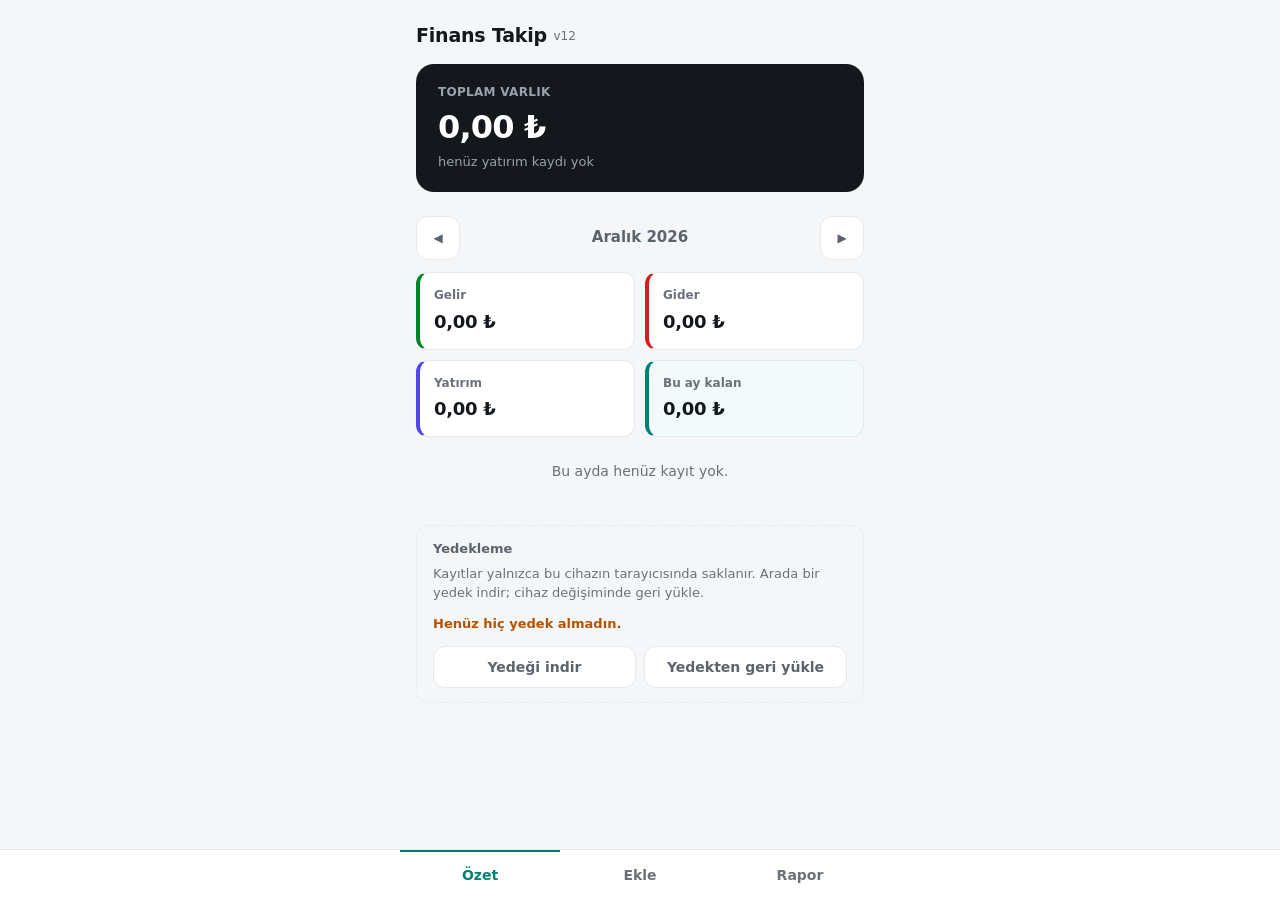
<file: index.html>
<!doctype html>
<html lang="tr">
<head>
  <meta charset="utf-8">
  <meta name="viewport" content="width=device-width, initial-scale=1">
  <title>Finans Takip</title>

  <!-- theme-color: telefonda üstteki durum çubuğunun rengi.
       style.css'teki --vurgu ile aynı olmalı. -->
  <meta name="theme-color" content="#007f73">

  <!-- Uygulamanın kimlik kartı: adı, ikonu, nasıl açılacağı.
       Telefonun "ana ekrana ekle" seçeneğini sunması bu dosyaya bağlı. -->
  <link rel="manifest" href="manifest.json">

  <!-- iPhone manifest'teki ikonu kullanmıyor, ayrıca bunu istiyor. -->
  <link rel="apple-touch-icon" href="icons/icon-180.png">
  <meta name="apple-mobile-web-app-capable" content="yes">
  <meta name="apple-mobile-web-app-title" content="Finans">
  <meta name="apple-mobile-web-app-status-bar-style" content="default">

  <link rel="stylesheet" href="style.css">
</head>
<body>

  <header class="ust-bar">
    <h1>Finans Takip <span id="surum-satiri" class="surum-satiri"></span></h1>
  </header>

  <main>

    <!-- Bildirim SEKMELERİN DIŞINDA duruyor: Rapor sekmesindeyken de
         "kaydedildi" mesajı görünebilsin. Sekme gizleme sadece .sayfa
         bölümlerini kapsıyor, bu satırı etkilemiyor. -->
    <!-- role="status" + aria-live="polite": ekran okuyucu bu satır
         değiştiğinde metni KENDİLİĞİNDEN okur. Olmasaydı görme engelli bir
         kullanıcı "Kaydedildi ✓" mesajını hiç duymazdı — kaydın olup
         olmadığını anlamanın yolu kalmazdı. "polite" = sözünü kesme, o an
         okuduğunu bitirsin. aria-atomic: cümleyi parça parça değil bütün oku. -->
    <p id="bildirim" class="bildirim gizli" role="status" aria-live="polite" aria-atomic="true"></p>

    <!-- ======================= ÖZET SEKMESİ ======================= -->
    <section id="sayfa-ozet" class="sayfa" role="tabpanel" aria-labelledby="sekme-ozet">

      <!-- Zamanı gelen yinelenen işlemler. Özet'in EN ÜSTÜNDE duruyor:
           uygulamayı açtığında ilk göreceğin şey "şunları onaylar mısın?"
           olsun. Bekleyen yoksa app.js bu bölümü tümden gizliyor.

           Modal (ekranı kaplayan pencere) DEĞİL, panel: modal kapatılana
           kadar başka hiçbir şeye dokunulamaz, odak tuzağı yazmak gerekir
           ve telefonda geri tuşuyla kavga eder. Panel ise kenara çekilip
           işine bakabileceğin bir hatırlatma. -->
      <section id="tekrar-kutusu" class="tekrar-kutusu gizli">
        <h2 class="tekrar-baslik">Zamanı gelenler</h2>
        <p class="tekrar-aciklama">
          Bu kayıtların zamanı geldi. Gerçekleşenleri ekle, olmayanları atla.
        </p>
        <!-- Satırlar app.js tarafından üretiliyor. -->
        <ul id="tekrar-listesi" class="tekrar-listesi"></ul>
        <div class="tekrar-toplu">
          <button type="button" id="tekrar-hepsi-ekle" class="tekrar-toplu-dugme">Hepsini ekle</button>
          <button type="button" id="tekrar-hepsi-atla" class="tekrar-toplu-dugme">Hepsini atla</button>
        </div>
      </section>

      <!-- Tüm zamanların toplamı. Ay seçiminden bağımsız. -->
      <div class="varlik">
        <span class="varlik-etiket">Toplam varlık</span>
        <strong id="varlik-tutar" class="varlik-tutar">0,00 ₺</strong>
        <span id="varlik-alt" class="varlik-alt"></span>
      </div>

      <!-- Ay gezinme çubuğu. aria-label: düğmenin içinde sadece bir ok
           işareti var, ekran okuyucu "◀" diye okuyamaz — ona ne işe
           yaradığını bu etiketle söylüyoruz. -->
      <div class="ay-cubugu">
        <button type="button" id="ay-geri" class="ay-ok" aria-label="Önceki ay">◀</button>
        <h2 id="ay-basligi" class="ay-basligi">—</h2>
        <button type="button" id="ay-ileri" class="ay-ok" aria-label="Sonraki ay">▶</button>
      </div>

      <div class="kartlar">
        <div class="kart kart-gelir-renk">
          <span class="kart-etiket">Gelir</span>
          <strong id="kart-gelir" class="kart-tutar">0,00 ₺</strong>
        </div>
        <div class="kart kart-gider-renk">
          <span class="kart-etiket">Gider</span>
          <strong id="kart-gider" class="kart-tutar">0,00 ₺</strong>
        </div>
        <div class="kart kart-yatirim-renk">
          <span class="kart-etiket">Yatırım</span>
          <strong id="kart-yatirim" class="kart-tutar">0,00 ₺</strong>
        </div>
        <div class="kart kart-kalan-renk">
          <span class="kart-etiket">Bu ay kalan</span>
          <strong id="kart-kalan" class="kart-tutar">0,00 ₺</strong>
        </div>
      </div>

      <!-- Bütçe çubukları: sadece limit koyduğun kategoriler görünür.
           Hiç limit yoksa bölümün tamamı gizli (app.js yönetiyor).
           Limitler Rapor sekmesinden ayarlanıyor. -->
      <section id="butce-ozet" class="butce-ozet gizli">
        <h2 class="butce-baslik">Bütçeler</h2>
        <div id="butce-listesi" class="butce-listesi"></div>
      </section>

      <!-- Bulunduğumuz aydan uzaklaşınca görünür (app.js yönetiyor). -->
      <button type="button" id="bugune-don" class="bugune-don gizli">
        Bu aya dön
      </button>

      <p id="ay-bos" class="ay-bos gizli">Bu ayda henüz kayıt yok.</p>

      <!-- Kayıt listesi. Satırlar app.js tarafından üretiliyor. -->
      <ul id="kayit-listesi" class="kayit-listesi"></ul>

      <!-- Yedekleme. Veriler yalnızca bu tarayıcıda durduğu için tek
           sigorta bu: dosya olarak indir, gerekirse geri yükle. -->
      <section class="yedek">
        <h2 class="yedek-baslik">Yedekleme</h2>
        <p class="yedek-aciklama">
          Kayıtlar yalnızca bu cihazın tarayıcısında saklanır. Arada bir
          yedek indir; cihaz değişiminde geri yükle.
        </p>
        <!-- "Son yedek: 12 gün önce" gibi tek satırlık hatırlatıcı.
             app.js dolduruyor; uzun süre yedek alınmadıysa rengi
             uyarıya döner. -->
        <p id="yedek-durum" class="yedek-durum"></p>
        <div class="yedek-dugmeler">
          <button type="button" id="yedek-indir" class="yedek-dugme">Yedeği indir</button>
          <button type="button" id="yedek-yukle" class="yedek-dugme">Yedekten geri yükle</button>
        </div>
        <!-- Dosya seçici gizli: tarayıcının kendi düğmesi her cihazda
             başka görünüyor. Üstteki düğme buna app.js'ten tıklatıyor. -->
        <input type="file" id="yedek-dosya" accept=".json,application/json" class="gizli">
      </section>

    </section>

    <!-- ======================= EKLE SEKMESİ ======================= -->
    <section id="sayfa-ekle" class="sayfa gizli" role="tabpanel" aria-labelledby="sekme-ekle">
      <form id="ekle-formu">

        <!-- Tür seçimi. Görünüşte üç düğme, aslında üç radyo kutusu:
             radyo kutularının aynı name'i olduğu için sadece biri seçili
             kalabiliyor. Kutuları CSS ile saklayıp yanlarındaki yazıyı
             düğme gibi boyuyoruz. -->
        <div class="tur-secim">
          <label>
            <input type="radio" name="tur" value="gelir" checked>
            <span>Gelir</span>
          </label>
          <label>
            <input type="radio" name="tur" value="gider">
            <span>Gider</span>
          </label>
          <label>
            <input type="radio" name="tur" value="yatirim">
            <span>Yatırım</span>
          </label>
        </div>

        <label class="alan">
          <span class="etiket">Tutar (₺)</span>
          <!-- inputmode="decimal": telefonda sayı klavyesi açılır.
               type="text" bıraktık ki "1250,50" gibi virgüllü yazı da
               kabul edilsin — çevirmeyi kendi tlToKurus fonksiyonumuz yapıyor. -->
          <input id="alan-tutar" type="text" inputmode="decimal"
                 autocomplete="off" placeholder="0,00">
        </label>

        <label class="alan">
          <span class="etiket">Tarih</span>
          <!-- type="date": telefonda takvim açar, değeri 2026-08-06 biçiminde
               verir — tam bizim sakladığımız biçim. -->
          <input id="alan-tarih" type="date">
        </label>

        <!-- Bu kutu sadece "Gider" seçilince görünür (app.js yönetiyor). -->
        <label class="alan gizli" id="kutu-kategori">
          <span class="etiket">Kategori</span>
          <select id="alan-kategori"></select>
        </label>

        <label class="alan">
          <span class="etiket">Açıklama</span>
          <input id="alan-aciklama" type="text" maxlength="60"
                 autocomplete="off" placeholder="örn. Market alışverişi">
        </label>

        <!-- Yinelenen işlem, AYRI bir form değil: kaydı normal girersin,
             bu kutuyu işaretlersen aynı işlem her ay "zamanı gelenler"
             panelinde karşına çıkar. İki ayrı form olsaydı aynı bilgiyi
             iki kez yazmak gerekirdi. -->
        <label class="alan onay-alan">
          <input id="alan-tekrar" type="checkbox">
          <span class="onay-yazi">Her ay tekrarlansın (kira, maaş, abonelik)</span>
        </label>

        <!-- role="alert": hata mesajı belirdiği anda okunur ve "polite"in
             aksine sözü keser — kullanıcı Kaydet'e bastı, sonucu ŞİMDİ
             bilmeli. Eskiden bu kutu sadece boyanıyordu; ekran okuyucusu
             kullanan biri düğmeye basıp hiçbir şey duymuyordu. -->
        <p id="form-hata" class="hata gizli" role="alert" aria-live="assertive"></p>

        <button type="submit" class="kaydet">Kaydet</button>
      </form>
    </section>

    <!-- ======================= RAPOR SEKMESİ ======================= -->
    <section id="sayfa-rapor" class="sayfa gizli" role="tabpanel" aria-labelledby="sekme-rapor">

      <!-- Grafikler hangi ayı gösteriyor? Ay okları Özet sekmesinde
           duruyor; bu satır olmasaydı Rapor'a geçen biri geçmiş bir aya
           bakarken "grafik takılmış" sanardı. app.js dolduruyor. -->
      <p id="rapor-ay" class="rapor-ay"></p>

      <!-- Aylık bütçe limitleri. Satırlar app.js tarafından
           KATEGORILER listesinden üretiliyor (HTML'e elle yazılmıyor —
           kategori listesi tek kaynaktan gelsin). -->
      <section class="ayar">
        <h2 class="ayar-baslik">Aylık bütçeler</h2>
        <p class="ayar-aciklama">
          Kategori başına aylık harcama limiti. Aynı limit her ay için
          geçerlidir; geçmiş bir aya bakarken de bugünkü limitler
          gösterilir. Limiti silmek için kutuyu boşalt.
        </p>
        <div id="butce-formu" class="butce-formu"></div>
      </section>

      <!-- Yinelenen işlemler listesi. Satırlar app.js tarafından
           şablonlardan üretiliyor. -->
      <section class="ayar">
        <h2 class="ayar-baslik">Yinelenen işlemler</h2>
        <p class="ayar-aciklama">
          Her ay tekrarlayan kira, maaş, abonelik gibi işlemler. Uygulama
          bunları kendiliğinden EKLEMEZ: zamanı gelince Özet sekmesinin
          üstünde bir panelde çıkar, sen onaylarsın ya da atlarsın.
        </p>
        <ul id="sablon-listesi" class="sablon-listesi"></ul>
        <p id="sablon-bos" class="sablon-bos">
          Henüz yinelenen işlem yok. Ekle formundaki "Her ay tekrarlansın"
          kutusuyla oluşturabilirsin.
        </p>
      </section>

      <!-- ---------------- GRAFİK 1: gider dağılımı (halka) ----------------

           SVG = "çizim dili". Fotoğraf gibi noktalardan değil, şekil
           tariflerinden oluşur; her parçası HTML etiketi gibi durur ve
           CSS ile boyanabilir. Büyütünce bozulmaz.

           viewBox="0 0 40 40": "çizim kâğıdım 40 birime 40 birim" demek.
           Kâğıt ekranda kaç piksel olursa olsun içerideki sayılar hep
           aynı kalıyor — grafiği ölçeklendirme derdi bitiyor.

           aria-hidden="true": ekran okuyucu bu resmi atlasın. Bilgi
           kaybolmuyor, hemen altındaki lejant listesi aynı bilgiyi YAZI
           olarak veriyor. Renk hiçbir zaman tek kanal değil — renk
           körlüğü olan biri de sayıları okuyabiliyor.

           İçi BOŞ duruyor: dilimleri app.js üretiyor. Ama kabuk burada,
           çünkü testler id ve sınıfları HTML'de arıyor.

           <g> = "grup". Buradaki döndürme (rotate) dilimlerin saat
           3 yerine saat 12 hizasından başlamasını sağlıyor; bir kez
           yazılıp bir daha değişmediği için JavaScript'te değil burada
           duruyor (testlerin sınıf/id ağı da böylece üstünden geçiyor). -->
      <section class="grafik-kutu">
        <h2 class="grafik-baslik">Gider dağılımı</h2>
        <svg id="halka-grafik" class="halka-grafik" viewBox="0 0 40 40" aria-hidden="true">
          <g id="halka-dilimler" transform="rotate(-90 20 20)"></g>
        </svg>
        <ul id="halka-liste" class="halka-liste"></ul>
        <p id="halka-bos" class="grafik-bos gizli">Bu ayda gider kaydı yok.</p>
      </section>

      <!-- ---------------- GRAFİK 2: 6 aylık gelir-gider ----------------
           viewBox 0 0 300 140 = 6 ay x 50 birimlik şerit, altta etiket
           payı. app.js'teki ölçüler bu kâğıda göre yazıldı; birini
           değiştirirsen ötekini de değiştir. -->
      <section class="grafik-kutu">
        <h2 class="grafik-baslik">Son 6 ay: gelir ve gider</h2>
        <div class="grafik-anahtar">
          <span class="anahtar-gelir">gelir</span>
          <span class="anahtar-gider">gider</span>
        </div>
        <svg id="trend-grafik" class="trend-grafik" viewBox="0 0 300 140" aria-hidden="true"></svg>
        <!-- Grafiğin YAZILI karşılığı. Halka grafiğin altındaki lejantla
             aynı mantık: çizim aria-hidden olduğu için ekran okuyucu
             yalnızca "gelir, gider" lejantını duyuyor, ayları ve tutarları
             hiç alamıyordu — grafik onun için boş bir kutuydu. Bu liste
             aynı bilgiyi yazı olarak veriyor; gören kullanıcı için de
             çubukların tam değerini okumanın tek yolu bu. -->
        <ul id="trend-liste" class="trend-liste"></ul>
        <p id="trend-bos" class="grafik-bos gizli">Henüz kayıt yok.</p>
      </section>

    </section>

  </main>

  <!-- Alt çubuk: telefonda başparmağın rahat ulaştığı yer.

       role="tablist" / "tab": ekran okuyucuya "bunlar sekme, biri seçili"
       diyor. Eskiden yalnız CSS sınıfı değişiyordu; sınıf görsel bir şey,
       ekran okuyucu onu görmez — kullanıcı "Rapor, düğme" duyuyor, hangi
       sekmede olduğunu ya da kaç sekme olduğunu bilmiyordu.
       aria-controls: bu düğme hangi bölümü açıyor.
       aria-selected ve tabindex'i app.js/sekmeGoster güncelliyor. -->
  <nav class="alt-bar" role="tablist" aria-label="Ana bölümler">
    <button type="button" class="sekme" data-sekme="ozet" id="sekme-ozet"
            role="tab" aria-controls="sayfa-ozet" aria-selected="false">Özet</button>
    <button type="button" class="sekme" data-sekme="ekle" id="sekme-ekle"
            role="tab" aria-controls="sayfa-ekle" aria-selected="false">Ekle</button>
    <button type="button" class="sekme" data-sekme="rapor" id="sekme-rapor"
            role="tab" aria-controls="sayfa-rapor" aria-selected="false">Rapor</button>
  </nav>

  <!-- SIRA ÖNEMLİ: veri.js önce yüklenmeli, çünkü app.js onun
       fonksiyonlarını (kayitEkle, ozetHesapla...) kullanıyor. -->
  <script src="veri.js"></script>
  <script src="app.js"></script>
</body>
</html>
</file>
<file: style.css>
/* style.css — uygulamanın görünümü.
   Telefon ekranı için tasarlandı; geniş ekranda ortada durur. */

/* ============================================================
   DEĞİŞKENLER
   ============================================================
   Renkler ve ölçüler burada TEK yerde duruyor. "--" ile başlayan
   bunlar CSS değişkeni; aşağıda var(--zemin) diye çağırıyoruz.

   Neden: ana rengi değiştirmek istediğinde bütün dosyayı taramak
   yerine sadece burayı düzenliyorsun. Bir yeri kaçırma riski yok. */

:root {
  /* Zemin ve kutular */
  --zemin: #f4f6f8;
  --kart: #ffffff;
  --kenar: #e6eaee;
  --bastirilmis: #eef1f4;

  /* Yazı renkleri — koyudan soluğa
     DİKKAT — OKUNURLUK ÖLÇÜSÜ (2026-08-10 denetimi): aşağıdaki tonlar
     gözle değil HESAPLANARAK seçildi. Bir yazının zeminiyle arasındaki
     kontrast oranı en az 4,5 olmalı (WCAG AA); altına düşen yazı güneşte,
     yorgun gözle ya da ucuz bir ekranda okunmuyor. Eski --yazi-cok-soluk
     (#8b929a) beyaz üstünde 3,15 idi — ölçütün epey altında.
     Renk değiştirirken oranı yeniden hesapla, gözüne güvenme. */
  --yazi: #14181d;
  --yazi-soluk: #5b636c;      /* zemin üstünde 5,63 */
  --yazi-cok-soluk: #6a7179;  /* eskiden #8b929a (2,90) -> şimdi 4,56 */

  /* Ana vurgu rengi.
     --vurgu iki işi birden yapıyor: hem yazı rengi, hem beyaz yazı taşıyan
     düğme zemini. Bu yüzden İKİ yönde de ölçütü geçmesi gerekiyordu:
     zemin üstünde 4,53 · üstündeki beyaz yazı 4,90. */
  --vurgu: #007f73;        /* eskiden #0d9488 (3,46 / 3,74) */
  --vurgu-koyu: #00625a;   /* basılı hâl; --vurgu'dan ayırt edilebilir kalsın diye ayrıca koyu */
  --vurgu-solgun: #f2fbf9;

  /* Kayıt türlerinin renkleri */
  --gelir: #008229;   /* eskiden #16a34a (3,04) -> şimdi 4,59 */
  --gider: #cf2020;   /* eskiden #dc2626 (4,46 — kıl payı altında) -> şimdi 5,00 */
  --gider-acik: #f87171; /* koyu zemin üstünde okunabilen açık kırmızı */
  --yatirim: #4f46e5;

  /* Bütçe çubuğunun "limite yaklaşıyorsun" rengi (kehribar).
     İyi durum --vurgu, aşılma --gider kullanıyor; yeni renk sadece bu. */
  --uyari: #b55300;   /* eskiden #d97706 (2,94) -> şimdi 4,61 */

  /* Halka grafiğin dilim renkleri. Sıra veri.js'teki KATEGORILER
     listesine KİLİTLİ: --kategori-1 = Market, --kategori-2 = Fatura...
     Bir kategori bu ay birinci, gelecek ay dördüncü olabilir; rengini
     sıralamadan değil listedeki sabit yerinden aldığı için ay değişince
     bütün grafik yeniden boyanmış gibi olmuyor.
     Tonlar birbirinden ayrışsın diye seçildi (yan yana iki mavi yok). */
  --kategori-1: #0ea5e9;
  --kategori-2: #f59e0b;
  --kategori-3: #8b5cf6;
  --kategori-4: #ef4444;
  --kategori-5: #10b981;
  --kategori-6: #ec4899;
  --kategori-7: #64748b;
  --kategori-8: #a16207;

  /* Üstteki koyu varlık kutusu */
  --koyu: #14181d;
  --koyu-yazi: #98a2ad;

  /* Uyarı ve başarı kutuları */
  --hata-zemin: #fdecec;
  --hata-kenar: #f3bdbd;
  --hata-yazi: #a01c1c;
  --basari-zemin: #e7f7f1;
  --basari-kenar: #a9dfcb;
  --basari-yazi: #0b6b4f;

  /* Ölçüler — hepsi tek yerde olduğu için kutular birbirine uyumlu */
  --yuvarlak: 12px;
  --yuvarlak-buyuk: 18px;
  --sayfa-genislik: 480px;
  --sayfa-bosluk: 16px;

  /* YAZI YAZILAN KUTULARIN PUNTOSU — bu değeri düşürme.
     iPhone, dokunulan bir kutunun yazısı ekranda 16'dan KÜÇÜK
     görünüyorsa sayfayı kendiliğinden yakınlaştırıyor ve klavye
     kapanınca eski hâline dönmüyor.

     ASIL MESELE — 2026-08-11'de cihazda ÖLÇÜLDÜ (tani.html):
     Belirleyici olan burada yazan sayı değil, yazının ekranda kaç punto
     GÖRÜNDÜĞÜ. Safari'nin site başına yakınlaştırma ayarı sayfayı
     küçültüyorsa (Neo'nun telefonunda %85) buradaki değer o oranla
     çarpılıyor:  17 × 0,85 = 14,45  → 16'nın altı → iPhone büyütüyor.

     Ölçüm bunu kesinleştirdi: sayfa 0,85'te açılıyordu, kutuya
     dokununca oran 0,94'e çıkıyordu. 16 ÷ 17 = 0,94 — yani iPhone
     tam 17 puntoyu 16'ya taşıyacak kadar büyütmüş. Tahmin değil, hesap.

     BU YÜZDEN 20:  iPhone'un isteyeceği oran 16 ÷ 20 = 0,80.
     Kullanıcı %85'te de %100'de de bunun ÜSTÜNDE kalıyor, dolayısıyla
     büyütmeye hiç gerek duymuyor. Cihazda sınandı: 20 punto temiz,
     13 punto yakınlaştırdı.

     SINIRI: sayfa %80'in altına küçültülürse (Safari'nin bir sonraki
     kademesi %75) sorun geri gelir. O gün gelirse çare puntoyu yine
     büyütmek değil, viewport tarafına bakmaktır — 22, 24 diye
     tırmanmak kutuları çirkinleştirir.

     Değer BURADA tek yerde duruyor — eskiden iki ayrı kuralda tekrar
     ediyordu ve birinin unutulması işten bile değildi. */
  --girdi-punto: 20px;
}

/* ============================================================
   TEMEL
   ============================================================ */

* {
  /* Genişlik hesabına kenarlık ve iç boşluk da dahil olsun.
     Bu satır olmasa width:100% + padding taşmaya yol açar. */
  box-sizing: border-box;
}

html {
  /* Telefon yatay çevrildiğinde yazıları kendi kafasına göre
     büyütmesin. */
  -webkit-text-size-adjust: 100%;
}

body {
  margin: 0;
  /* system-ui: telefonun kendi yazı tipini kullan. İnternetten yazı
     tipi indirmiyoruz — hem hızlı açılıyor hem çevrimdışı çalışıyor. */
  font-family: system-ui, -apple-system, "Segoe UI", Roboto, sans-serif;
  font-size: 15px;
  line-height: 1.45;
  background: var(--zemin);
  color: var(--yazi);
  /* Dokunulan yere gri bir kutu çizmesin (mobil tarayıcı alışkanlığı). */
  -webkit-tap-highlight-color: transparent;
  /* Alt çubuk içeriğin üstüne binmesin. env(): telefonun altındaki
     çentik/çubuk alanı kadar fazladan boşluk. */
  padding-bottom: calc(76px + env(safe-area-inset-bottom));
}

.ust-bar,
main {
  max-width: var(--sayfa-genislik);
  margin: 0 auto;
  padding: 0 var(--sayfa-bosluk);
}

.ust-bar h1 {
  font-size: 19px;
  font-weight: 700;
  letter-spacing: -0.2px;
  padding: 22px 0 14px;
  margin: 0;
}

/* "gizli" sınıfı olan her şey ekranda görünmez. JavaScript bu sınıfı
   ekleyip çıkararak sekmeleri, boş mesajları ve uyarıları yönetiyor. */
.gizli {
  display: none !important;
}

/* Klavyeyle (Tab ile) gezen biri nerede olduğunu görsün.
   :focus-visible sadece klavye kullanımında devreye girer —
   fareyle tıklayınca çirkin çerçeve çıkmaz. */
button:focus-visible,
input:focus-visible,
select:focus-visible {
  outline: 2px solid var(--vurgu);
  outline-offset: 2px;
}

button {
  /* iOS düğmelere kendi görünümünü dayatmasın. */
  -webkit-appearance: none;
  font-family: inherit;
}

/* ============================================================
   ÖZET — toplam varlık kutusu
   ============================================================ */

.varlik {
  display: flex;
  flex-direction: column;
  gap: 3px;
  background: var(--koyu);
  color: var(--kart);
  border-radius: var(--yuvarlak-buyuk);
  padding: 20px 22px;
}

.varlik-etiket {
  font-size: 12px;
  font-weight: 600;
  letter-spacing: 0.3px;
  text-transform: uppercase;
  color: var(--koyu-yazi);
}

.varlik-tutar {
  /* clamp(en az, tercih, en fazla): dar telefonda küçülür, geniş
     ekranda 32px'te durur. Yoksa "12.345.678,90 ₺" satırdan taşar. */
  font-size: clamp(25px, 8vw, 32px);
  font-weight: 700;
  letter-spacing: -0.8px;
  /* Rakamlar eşit genişlikte olsun: sayı değişince yazı zıplamıyor. */
  font-variant-numeric: tabular-nums;
}

/* Varlık eksiye düştüyse rakam kırmızı olsun (sınıfı app.js ekliyor).
   Kartlardaki --gider koyu zeminde kaybolur; açık tonunu kullanıyoruz. */
.varlik-tutar.eksi {
  color: var(--gider-acik);
}

.varlik-alt {
  font-size: 13px;
  color: var(--koyu-yazi);
}

/* ============================================================
   ÖZET — "zamanı gelenler" paneli (yinelenen işlemler)
   ============================================================
   Yeni renk YOK: panel mevcut vurgu ailesinden besleniyor.
   Solgun yeşil zemin + vurgu rengi kenarlık, "dikkat çeksin ama
   bağırmasın" dengesi için. */

.tekrar-kutusu {
  background: var(--vurgu-solgun);
  border: 1px solid var(--vurgu);
  border-radius: var(--yuvarlak);
  padding: 14px;
  margin-bottom: 16px;
}

.tekrar-baslik {
  font-size: 14px;
  font-weight: 700;
  color: var(--vurgu-koyu);
  margin: 0 0 4px;
}

.tekrar-aciklama {
  font-size: 13px;
  color: var(--yazi-soluk);
  margin: 0 0 12px;
}

.tekrar-listesi {
  list-style: none;
  padding: 0;
  margin: 0;
  display: flex;
  flex-direction: column;
  gap: 8px;
}

.tekrar-satir {
  display: flex;
  align-items: center;
  gap: 8px;
  background: var(--kart);
  border: 1px solid var(--kenar);
  border-radius: var(--yuvarlak);
  padding: 10px;
}

/* Ad üstte tam satır, tarih ve tutar altta yan yana.
   flex-wrap + %100 taban: ayrı bir sarmalayıcı div gerekmiyor. */
.tekrar-bilgi {
  flex: 1;
  min-width: 0;
  display: flex;
  flex-wrap: wrap;
  align-items: baseline;
  gap: 1px 8px;
}

.tekrar-bilgi strong {
  flex: 1 0 100%;
  font-size: 14px;
  font-weight: 600;
  overflow: hidden;
  text-overflow: ellipsis;
  white-space: nowrap;
}

.tekrar-tarih {
  font-size: 12px;
  color: var(--yazi-cok-soluk);
}

.tekrar-tutar {
  font-size: 13px;
  font-weight: 700;
  font-variant-numeric: tabular-nums;
  white-space: nowrap;
}

/* İki düğme de en az 40px: parmakla basılacak ölçü.
   Ekle vurgulu (asıl istenen iş), Atla soluk. */
.tekrar-ekle,
.tekrar-atla {
  min-width: 52px;
  /* 44: "Ekle" ile "Atla" yan yana duruyor ve biri kayıt üretip öteki
     üretmiyor — burada yanlış dokunmak doğrudan yanlış veri demek. */
  min-height: 44px;
  flex-shrink: 0;
  font-size: 13px;
  font-weight: 600;
  border-radius: 10px;
  padding: 0 10px;
  cursor: pointer;
  transition: background 0.12s;
}

.tekrar-ekle {
  color: var(--kart);
  background: var(--vurgu);
  border: 1px solid var(--vurgu);
}

.tekrar-ekle:active {
  background: var(--vurgu-koyu);
}

.tekrar-atla {
  color: var(--yazi-soluk);
  background: var(--kart);
  border: 1px solid var(--kenar);
}

.tekrar-atla:active {
  background: var(--bastirilmis);
}

.tekrar-toplu {
  display: grid;
  grid-template-columns: 1fr 1fr;
  gap: 8px;
  margin-top: 10px;
}

.tekrar-toplu-dugme {
  min-height: 40px;
  font-size: 13px;
  font-weight: 600;
  color: var(--yazi-soluk);
  background: var(--kart);
  border: 1px solid var(--kenar);
  border-radius: var(--yuvarlak);
  padding: 10px 0;
  cursor: pointer;
  transition: background 0.12s;
}

.tekrar-toplu-dugme:active {
  background: var(--bastirilmis);
}

/* ============================================================
   ÖZET — ay gezinme çubuğu
   ============================================================ */

.ay-cubugu {
  display: flex;
  align-items: center;
  gap: 8px;
  margin: 24px 0 12px;
}

.ay-basligi {
  flex: 1;
  text-align: center;
  font-size: 15px;
  font-weight: 700;
  color: var(--yazi-soluk);
  margin: 0;
  /* Ay adı bazı tarayıcılarda küçük harfle gelir; baş harfi büyütüyoruz. */
  text-transform: capitalize;
}

.ay-ok {
  /* 44x44: dokunma hedefi için önerilen en küçük ölçü.
     DİKKAT: burada eskiden 42px yazıyor ve yorumda "kenarlıkla birlikte
     oradayız" deniyordu. Değildik — kenarlık kutu ölçüsünün İÇİNDE kalıyor
     (box-sizing: border-box), yani dışarı 2px eklemiyor. Denetimde ölçüldü,
     gerçek dokunma alanı 42px'ti. Yürürken basılan bir düğme için o 2px
     yanlış aya geçmekle doğru aya geçmek arasındaki fark olabiliyor. */
  width: 44px;
  height: 44px;
  flex-shrink: 0;
  font-size: 12px;
  color: var(--yazi-soluk);
  background: var(--kart);
  border: 1px solid var(--kenar);
  border-radius: var(--yuvarlak);
  cursor: pointer;
  transition: background 0.12s;
}

.ay-ok:active {
  background: var(--bastirilmis);
}

.bugune-don {
  display: block;
  margin: 14px auto 0;
  font-size: 13px;
  font-weight: 600;
  color: var(--vurgu);
  background: none;
  border: none;
  /* Dikey dolgu 8 -> 13: yazı aynı yerde duruyor ama dokunma kutusu
     35px'ten 44px'e çıkıyor (13 + 18 satır yüksekliği + 13). */
  padding: 13px 12px;
  min-height: 44px;
  cursor: pointer;
  text-decoration: underline;
}

/* ============================================================
   ÖZET — kartlar
   ============================================================ */

.kartlar {
  display: grid;
  grid-template-columns: 1fr 1fr;
  gap: 10px;
}

.kart {
  display: flex;
  flex-direction: column;
  gap: 4px;
  background: var(--kart);
  border: 1px solid var(--kenar);
  border-radius: var(--yuvarlak);
  padding: 14px;
  /* Sol kenarda ince bir renk şeridi — hangi kart olduğu bir bakışta belli. */
  border-left: 4px solid var(--kenar);
}

.kart-etiket {
  font-size: 12px;
  font-weight: 600;
  color: var(--yazi-cok-soluk);
}

.kart-tutar {
  /* Kartlar iki sütun olduğu için alan dar: 360px'lik bir telefonda
     karta ~130px yazı yeri kalıyor. Büyük tutarlar taşmasın diye
     yazı boyutu ekran genişliğine göre esniyor. */
  font-size: clamp(15px, 4.2vw, 18px);
  font-weight: 700;
  letter-spacing: -0.3px;
  font-variant-numeric: tabular-nums;
  /* Yine de sığmazsa satır kesilmesin, sıkışsın. */
  white-space: nowrap;
}

.kart-gelir-renk { border-left-color: var(--gelir); }
.kart-gider-renk { border-left-color: var(--gider); }
.kart-yatirim-renk { border-left-color: var(--yatirim); }

/* "Bu ay kalan" en önemli sayı; hafif bir zeminle öne çıkarıyoruz. */
.kart-kalan-renk {
  border-left-color: var(--vurgu);
  background: var(--vurgu-solgun);
}

/* Kalan eksiye düştüyse tutar kırmızı olsun. JavaScript bu sınıfı ekliyor. */
.kart-tutar.eksi {
  color: var(--gider);
}

.ay-bos {
  text-align: center;
  color: var(--yazi-cok-soluk);
  font-size: 14px;
  margin: 24px 0 0;
}

/* ============================================================
   ÖZET — kayıt listesi
   ============================================================ */

.kayit-listesi {
  /* Listelerin varsayılan madde işaretini ve iç boşluğunu kaldırıyoruz. */
  list-style: none;
  padding: 0;
  margin: 16px 0 0;
  display: flex;
  flex-direction: column;
  gap: 8px;
}

.kayit {
  display: flex;
  align-items: center;
  gap: 10px;
  background: var(--kart);
  border: 1px solid var(--kenar);
  border-radius: var(--yuvarlak);
  padding: 11px 6px 11px 14px;
}

.kayit-sol {
  /* flex: 1 = "kalan boşluğu sen doldur" — tutar ve çöp kutusu sağa yaslanır. */
  flex: 1;
  display: flex;
  flex-direction: column;
  gap: 1px;
  /* min-width: 0 olmadan uzun açıklama satırı taşırır. */
  min-width: 0;
}

.kayit-aciklama {
  font-size: 15px;
  font-weight: 600;
  /* Çok uzun açıklama satırı bozmasın, sonuna ... koy. */
  overflow: hidden;
  text-overflow: ellipsis;
  white-space: nowrap;
}

.kayit-alt {
  font-size: 12px;
  color: var(--yazi-cok-soluk);
}

.kayit-tutar {
  font-size: 15px;
  font-weight: 700;
  font-variant-numeric: tabular-nums;
  white-space: nowrap;
}

.tutar-gelir { color: var(--gelir); }
.tutar-gider { color: var(--gider); }
.tutar-yatirim { color: var(--yatirim); }

.sil {
  /* 44x44: simge aynı boyutta kalıyor (font-size değişmedi), yalnız
     basılabilir kutu büyüdü. Silme düğmesinde yanlış dokunmanın bedeli
     yüksek — yanındaki satırın kaydını silmek gibi. */
  width: 44px;
  height: 44px;
  flex-shrink: 0;
  font-size: 15px;
  line-height: 1;
  background: none;
  border: none;
  border-radius: 10px;
  cursor: pointer;
  /* Soluk duruyor: silme düğmesi göze batıp yanlışlıkla basılmasın. */
  opacity: 0.4;
  transition: opacity 0.12s, background 0.12s;
}

.sil:active {
  background: var(--hata-zemin);
  opacity: 1;
}

/* ============================================================
   BÜTÇELER — Özet'teki çubuklar
   ============================================================ */

.butce-ozet {
  margin-top: 18px;
}

.butce-baslik {
  font-size: 13px;
  font-weight: 700;
  color: var(--yazi-soluk);
  margin: 0 0 8px;
}

.butce-listesi {
  display: flex;
  flex-direction: column;
  gap: 10px;
}

.butce-satir {
  display: flex;
  flex-direction: column;
  gap: 4px;
}

.butce-ust {
  display: flex;
  justify-content: space-between;
  align-items: baseline;
  gap: 8px;
}

.butce-ad {
  font-size: 13px;
  font-weight: 600;
}

.butce-sayi {
  font-size: 12px;
  color: var(--yazi-cok-soluk);
  font-variant-numeric: tabular-nums;
  white-space: nowrap;
}

/* Çubuğun rayı ve içindeki dolgu. Dolgunun genişliğini app.js yüzde
   olarak veriyor (renk asla JavaScript'ten gelmez, hep buradan). */
.butce-cubuk {
  height: 8px;
  background: var(--bastirilmis);
  border-radius: 999px;
  overflow: hidden;
}

.butce-dolgu {
  height: 100%;
  border-radius: 999px;
  transition: width 0.2s;
}

/* Üç durum. Renk tek kanal değil: sayı ve yüzde hemen çubuğun
   üstünde yazıyor, renk körlüğü bilgiyi kaybettirmiyor. */
.butce-iyi { background: var(--vurgu); }
.butce-uyari { background: var(--uyari); }
.butce-asildi { background: var(--gider); }

/* ============================================================
   RAPOR — ayar bölümleri ve bütçe formu
   ============================================================ */

.ayar {
  margin-top: 4px;
}

.ayar-baslik {
  font-size: 15px;
  font-weight: 700;
  margin: 14px 0 6px;
}

.ayar-aciklama {
  font-size: 13px;
  color: var(--yazi-cok-soluk);
  margin: 0 0 12px;
}

.butce-formu {
  display: flex;
  flex-direction: column;
  gap: 8px;
}

.butce-form-satir {
  display: flex;
  align-items: center;
  gap: 10px;
  background: var(--kart);
  border: 1px solid var(--kenar);
  border-radius: var(--yuvarlak);
  padding: 8px 8px 8px 14px;
}

.butce-form-ad {
  flex: 1;
  font-size: 14px;
  font-weight: 600;
}

.butce-form-alan {
  /* 130px'ti; girdi puntosu 17'den 20'ye çıkınca (bkz. :root/--girdi-punto)
     milyonlu bir rakam kutuya sığmaz oldu. Ölçüldü: "1.250.750,45" 130px'te
     taşıyor, 145px'ten itibaren sığıyor. 150 seçildi — pay kalsın.
     Kutu sağa dayalı olduğu için taşma sessizdir: rakamın BAŞI kaybolur,
     kullanıcı yanlış sayıya bakar. Bu yüzden dar bırakmak güvenli değil. */
  width: 150px;
  /* Gerekçe :root/--girdi-punto'da yazılı — iPhone'un yakınlaştırma eşiği. */
  font-size: var(--girdi-punto);
  font-family: inherit;
  color: inherit;
  text-align: right;
  font-variant-numeric: tabular-nums;
  padding: 9px 10px;
  background: var(--zemin);
  border: 1px solid var(--kenar);
  border-radius: 8px;
}

.butce-form-alan:focus {
  outline: none;
  border-color: var(--vurgu);
}

/* ============================================================
   RAPOR — yinelenen işlem listesi
   ============================================================ */

.sablon-listesi {
  list-style: none;
  padding: 0;
  margin: 0;
  display: flex;
  flex-direction: column;
  gap: 8px;
}

.sablon-satir {
  display: flex;
  align-items: center;
  gap: 10px;
  background: var(--kart);
  border: 1px solid var(--kenar);
  border-radius: var(--yuvarlak);
  padding: 10px 6px 10px 14px;
}

.sablon-bilgi {
  flex: 1;
  min-width: 0;
  display: flex;
  flex-direction: column;
  gap: 1px;
}

.sablon-bilgi strong {
  font-size: 14px;
  font-weight: 600;
  overflow: hidden;
  text-overflow: ellipsis;
  white-space: nowrap;
}

.sablon-bilgi span {
  font-size: 12px;
  color: var(--yazi-cok-soluk);
  font-variant-numeric: tabular-nums;
}

.sablon-sil {
  /* Kayıt silmedeki ölçünün aynısı — bkz. .sil */
  width: 44px;
  height: 44px;
  flex-shrink: 0;
  font-size: 15px;
  line-height: 1;
  background: none;
  border: none;
  border-radius: 10px;
  cursor: pointer;
  /* Kayıt listesindeki çöp kutusuyla aynı davranış: soluk dursun,
     yanlışlıkla basılmasın. */
  opacity: 0.4;
  transition: opacity 0.12s, background 0.12s;
}

.sablon-sil:active {
  background: var(--hata-zemin);
  opacity: 1;
}

.sablon-bos {
  font-size: 13px;
  color: var(--yazi-cok-soluk);
  margin: 0;
}

/* ============================================================
   RAPOR — GRAFİKLER
   ============================================================ */

/* Grafiklerin hangi ayı gösterdiğini yazan satır. Ay okları Özet
   sekmesinde olduğu için burada bir "durum satırı" gerekiyor. */
.rapor-ay {
  font-size: 13px;
  color: var(--yazi-cok-soluk);
  text-align: center;
  margin: 10px 0 0;
}

/* Ay adı bazı tarayıcılarda küçük harfle geliyor. Yalnızca İLK harfi
   büyütüyoruz; text-transform: capitalize olsaydı "Görünümü" de
   büyürdü ve cümle başlık gibi görünürdü. */
.rapor-ay::first-letter {
  text-transform: uppercase;
}

.grafik-kutu {
  background: var(--kart);
  border: 1px solid var(--kenar);
  border-radius: var(--yuvarlak);
  padding: 14px;
  margin-top: 16px;
}

.grafik-baslik {
  font-size: 14px;
  font-weight: 700;
  color: var(--yazi-soluk);
  margin: 0 0 12px;
}

.grafik-bos {
  font-size: 13px;
  color: var(--yazi-cok-soluk);
  text-align: center;
  margin: 0;
}

/* Halka: telefonda ekranın tamamını kaplamasın diye 220px'te duruyor,
   ortalanıyor. Yüksekliği vermiyoruz — viewBox kare olduğu için
   tarayıcı kendisi hesaplıyor. */
.halka-grafik {
  display: block;
  width: 100%;
  max-width: 220px;
  margin: 0 auto 14px;
}

.halka-liste {
  list-style: none;
  padding: 0;
  margin: 0;
  display: flex;
  flex-direction: column;
  gap: 6px;
}

/* Altı aylık grafiğin YAZILI karşılığı. Halka grafiğin lejantıyla aynı
   iş: çizimi göremeyen (ya da okuyamayan) biri de sayıları alsın. */
.trend-liste {
  list-style: none;
  padding: 0;
  margin: 12px 0 0;
  display: flex;
  flex-direction: column;
  gap: 4px;
}

.trend-satir {
  display: flex;
  justify-content: space-between;
  align-items: baseline;
  gap: 10px;
  font-size: 13px;
  /* Uzun ay adı + iki tutar dar ekranda tek satıra sığmayabilir;
     sığmazsa alt satıra insin, yana taşmasın. */
  flex-wrap: wrap;
}

.trend-satir-ay {
  color: var(--yazi-soluk);
}

.trend-satir-tutar {
  color: var(--yazi);
  font-variant-numeric: tabular-nums;
}

.halka-satir {
  display: flex;
  align-items: center;
  gap: 8px;
  font-size: 13px;
}

.halka-nokta {
  width: 10px;
  height: 10px;
  border-radius: 50%;
  flex-shrink: 0;
}

.halka-ad {
  flex: 1;
  min-width: 0;
  overflow: hidden;
  text-overflow: ellipsis;
  white-space: nowrap;
}

.halka-tutar {
  color: var(--yazi-soluk);
  font-variant-numeric: tabular-nums;
  white-space: nowrap;
}

/* TEK SINIF AİLESİ, İKİ İŞ: aynı .dilim-N sınıfı hem SVG çemberinin
   çizgi rengini (stroke) hem lejant noktasının zeminini (background)
   veriyor. İki ayrı aile yazsaydık (biri halka, biri nokta) bir gün
   biri güncellenir öteki unutulur, halkadaki renkle listedeki renk
   birbirini tutmazdı — grafikte olabilecek en kafa karıştırıcı hata.
   stroke SVG'de görmezden gelinir, background HTML'de; her öğe kendine
   ait olanı alıyor, ötekini yok sayıyor. */
.dilim-1 { stroke: var(--kategori-1); background: var(--kategori-1); }
.dilim-2 { stroke: var(--kategori-2); background: var(--kategori-2); }
.dilim-3 { stroke: var(--kategori-3); background: var(--kategori-3); }
.dilim-4 { stroke: var(--kategori-4); background: var(--kategori-4); }
.dilim-5 { stroke: var(--kategori-5); background: var(--kategori-5); }
.dilim-6 { stroke: var(--kategori-6); background: var(--kategori-6); }
.dilim-7 { stroke: var(--kategori-7); background: var(--kategori-7); }
.dilim-8 { stroke: var(--kategori-8); background: var(--kategori-8); }

/* Çubuk grafiğin küçük lejantı. Renkli kareler ::before ile
   üretiliyor — HTML'e boş <span>'lar koymaya gerek kalmıyor. */
.grafik-anahtar {
  display: flex;
  gap: 14px;
  font-size: 12px;
  color: var(--yazi-soluk);
  margin: 0 0 10px;
}

.anahtar-gelir::before,
.anahtar-gider::before {
  content: "";
  display: inline-block;
  width: 10px;
  height: 10px;
  border-radius: 3px;
  margin-right: 5px;
}

.anahtar-gelir::before { background: var(--gelir); }
.anahtar-gider::before { background: var(--gider); }

.trend-grafik {
  display: block;
  width: 100%;
  height: auto;
}

/* DİKKAT: SVG'de bir şeklin rengi "color" ya da "background" değil,
   FILL (dolgu) ve STROKE (çizgi). Kayıt listesindeki alışkanlıkla
   "color" yazsaydık hiçbir şey olmazdı. */
.cubuk-gelir { fill: var(--gelir); }
.cubuk-gider { fill: var(--gider); }

.cubuk-etiket {
  font-size: 9px;
  fill: var(--yazi-cok-soluk);
  /* text-anchor: yazının hangi noktasının verilen x olduğu.
     "middle" = ortası; böylece etiket çubuk grubunun ortasına oturuyor. */
  text-anchor: middle;
}

.eksen {
  stroke: var(--kenar);
}

/* ============================================================
   ÖZET — yedekleme
   ============================================================ */

.yedek {
  margin-top: 28px;
  padding: 14px 16px;
  /* Kesikli çerçeve bilerek: burası günlük akış değil, alet çantası. */
  border: 1px dashed var(--kenar);
  border-radius: var(--yuvarlak);
}

.yedek-baslik {
  font-size: 13px;
  font-weight: 700;
  color: var(--yazi-soluk);
  margin: 0 0 6px;
}

.yedek-aciklama {
  font-size: 13px;
  color: var(--yazi-cok-soluk);
  margin: 0 0 12px;
}

/* "Son yedek: 12 gün önce" satırı. Normalde soluk bir not; uzun süredir
   yedek alınmadıysa (ya da hiç alınmadıysa) app.js .yedek-eski sınıfını
   ekliyor ve satır bütçe uyarısıyla aynı kehribar renge dönüyor.
   Yeni renk tanımlamıyoruz: --uyari zaten "dikkat et" demek. */
.yedek-durum {
  font-size: 13px;
  color: var(--yazi-cok-soluk);
  margin: 0 0 12px;
}

.yedek-durum.yedek-eski {
  color: var(--uyari);
  font-weight: 600;
}

.yedek-dugmeler {
  display: grid;
  grid-template-columns: 1fr 1fr;
  gap: 8px;
}

.yedek-dugme {
  font-size: 14px;
  font-weight: 600;
  color: var(--yazi-soluk);
  background: var(--kart);
  border: 1px solid var(--kenar);
  border-radius: var(--yuvarlak);
  padding: 12px 0;
  cursor: pointer;
  transition: background 0.12s;
}

.yedek-dugme:active {
  background: var(--bastirilmis);
}

/* ============================================================
   BİLDİRİM VE UYARI KUTULARI
   ============================================================ */

.bildirim {
  background: var(--basari-zemin);
  border: 1px solid var(--basari-kenar);
  color: var(--basari-yazi);
  border-radius: var(--yuvarlak);
  padding: 12px 14px;
  margin: 0 0 12px;
  font-size: 14px;
  font-weight: 600;
}

.hata {
  background: var(--hata-zemin);
  border: 1px solid var(--hata-kenar);
  color: var(--hata-yazi);
  border-radius: var(--yuvarlak);
  padding: 12px 14px;
  margin: 0 0 14px;
  font-size: 14px;
}

/* ============================================================
   EKLE — tür seçimi (Gelir / Gider / Yatırım)
   ============================================================ */

.tur-secim {
  display: grid;
  grid-template-columns: repeat(3, 1fr);
  gap: 8px;
  margin-bottom: 20px;
}

.tur-secim label {
  cursor: pointer;
}

/* Radyo kutusunun kendisini saklıyoruz ama yok saymıyoruz:
   klavyeyle gezinmek ve ekran okuyucular için hâlâ orada. */
.tur-secim input {
  position: absolute;
  opacity: 0;
  pointer-events: none;
}

.tur-secim span {
  display: block;
  text-align: center;
  padding: 14px 0;
  background: var(--kart);
  border: 1px solid var(--kenar);
  border-radius: var(--yuvarlak);
  font-weight: 600;
  font-size: 15px;
  /* Düğmeye çift dokununca yazı seçilip mavi olmasın. */
  user-select: none;
  transition: background 0.14s, color 0.14s, border-color 0.14s;
}

/* input:checked + span = "işaretli kutunun hemen yanındaki span" */
.tur-secim input:checked + span {
  background: var(--vurgu);
  border-color: var(--vurgu);
  color: var(--kart);
}

/* Radyo kutusu gizli olduğu için odak çerçevesini yazının etrafına çiziyoruz. */
.tur-secim input:focus-visible + span {
  outline: 2px solid var(--vurgu);
  outline-offset: 2px;
}

/* ============================================================
   EKLE — form alanları
   ============================================================ */

.alan {
  display: block;
  margin-bottom: 16px;
}

.etiket {
  display: block;
  font-size: 13px;
  font-weight: 600;
  color: var(--yazi-soluk);
  margin-bottom: 6px;
}

.alan input,
.alan select {
  width: 100%;
  /* Gerekçe :root/--girdi-punto'da yazılı — iPhone'un yakınlaştırma eşiği. */
  font-size: var(--girdi-punto);
  font-family: inherit;
  color: inherit;
  padding: 13px 14px;
  background: var(--kart);
  border: 1px solid var(--kenar);
  border-radius: var(--yuvarlak);
}

.alan input:focus,
.alan select:focus {
  outline: none;
  border-color: var(--vurgu);
  box-shadow: 0 0 0 3px rgba(13, 148, 136, 0.15);
}

/* Onay kutulu alan ("Her ay tekrarlansın").
   Etiket ve kutu yan yana, dikeyde ortalı. */
.onay-alan {
  display: flex;
  align-items: center;
  gap: 10px;
  /* Dokunma alanı: kutucuk küçük ama etiketin tamamı tıklanabilir
     (<label> içindeler), yükseklikle bunu 40px'e çıkarıyoruz. */
  min-height: 40px;
}

/* ŞART: yukarıdaki ".alan input { width: 100% }" kuralı bu kutucuğu
   ekran boyunca yayardı — onay kutusu genişleyince dev bir kare olur,
   yanındaki yazı alt satıra düşerdi. Aynı ağırlıkta bir seçici olduğu
   için SONRA yazılmış olması kazanmasını sağlıyor. */
.onay-alan input {
  width: auto;
  /* Küçük kalmasın: parmakla işaretlenebilsin. */
  min-width: 20px;
  height: 20px;
  flex-shrink: 0;
  /* .alan input'tan gelen 13px iç boşluk kutucuğu şişirirdi. */
  padding: 0;
  border-radius: 6px;
  /* accent-color: işaretliyken kutunun dolgu rengi. Tek satırla
     tarayıcının kendi çizimini uygulamanın rengine boyuyoruz —
     kutuyu sıfırdan çizmek (appearance: none) gerekmiyor. */
  accent-color: var(--vurgu);
}

.onay-yazi {
  font-size: 14px;
  color: var(--yazi);
  user-select: none;
}

.kaydet {
  width: 100%;
  font-size: 16px;
  font-weight: 700;
  color: var(--kart);
  background: var(--vurgu);
  border: none;
  border-radius: var(--yuvarlak);
  padding: 16px;
  margin-top: 4px;
  cursor: pointer;
  transition: background 0.12s;
}

.kaydet:active {
  background: var(--vurgu-koyu);
}

/* ============================================================
   ALT SEKME ÇUBUĞU
   ============================================================ */

/* Sürüm — başlığın hemen yanında, küçük ve sessiz.
   Önce Yedekleme bölümünün dibindeydi; oraya ulaşmak için sayfayı sonuna
   kadar kaydırmak gerekiyordu ve "hangi sürüm sende?" sorusu tam da
   telefonda hızlı bakılması gereken bir soru. Başlığın yanı, kaydırmadan
   görülen tek yer. */
.surum-satiri {
  font-size: 12px;
  font-weight: 500;
  color: var(--yazi-cok-soluk);
  letter-spacing: 0;
  vertical-align: middle;
}

/* KLAVYE AÇIKKEN ALT ÇUBUK ÇEKİLİYOR.
   Neo'nun bildirdiği sorunun ikinci adayı burası. Ana ekrandan açılan bir
   iPhone uygulamasında klavye çıkınca iOS GÖRÜNEN alanı küçültüyor ama
   sayfanın kendi ölçüsünü değiştirmiyor. Dipte `position: fixed` bir çubuk
   varken bu ikisi çakışıyor: sayfa kayıyor/ölçekleniyor ve klavye
   kapanınca eski hâline dönmüyor — kullanıcı parmağıyla düzeltmek
   zorunda kalıyor.
   Çubuğu yazı yazılırken tamamen kaldırıyoruz. Kaybı yok: klavye zaten
   onun üstünü örtüyor, yani görünmesinin bir faydası olmuyordu. */
body.yazi-yaziliyor .alt-bar {
  display: none;
}

.alt-bar {
  position: fixed;
  bottom: 0;
  left: 0;
  right: 0;
  display: flex;
  justify-content: center;
  background: var(--kart);
  border-top: 1px solid var(--kenar);
  /* Telefonun en altındaki çentik/çubuk alanı kadar boşluk bırak. */
  padding-bottom: env(safe-area-inset-bottom);
}

.sekme {
  flex: 1;
  /* Üç sekme var (Özet / Ekle / Rapor); toplamı sayfa genişliğini aşmasın. */
  max-width: calc(var(--sayfa-genislik) / 3);
  font-size: 14px;
  font-weight: 600;
  color: var(--yazi-cok-soluk);
  background: none;
  border: none;
  padding: 17px 0;
  cursor: pointer;
  user-select: none;
  transition: color 0.12s;
}

.sekme.aktif {
  color: var(--vurgu);
  /* Üst kenara ince bir çizgi: hangi sekmede olduğun belli olsun.
     border yerine inset gölge kullandık, yükseklik değişmiyor. */
  box-shadow: inset 0 2px 0 var(--vurgu);
}

/* ============================================================
   HAREKET AZALTMA
   ============================================================
   Telefon ayarlarında "hareketi azalt" açıksa (baş dönmesi, migren
   gibi sebeplerle) geçiş animasyonlarını kapatıyoruz. */

@media (prefers-reduced-motion: reduce) {
  * {
    transition: none !important;
  }
}
</file>
